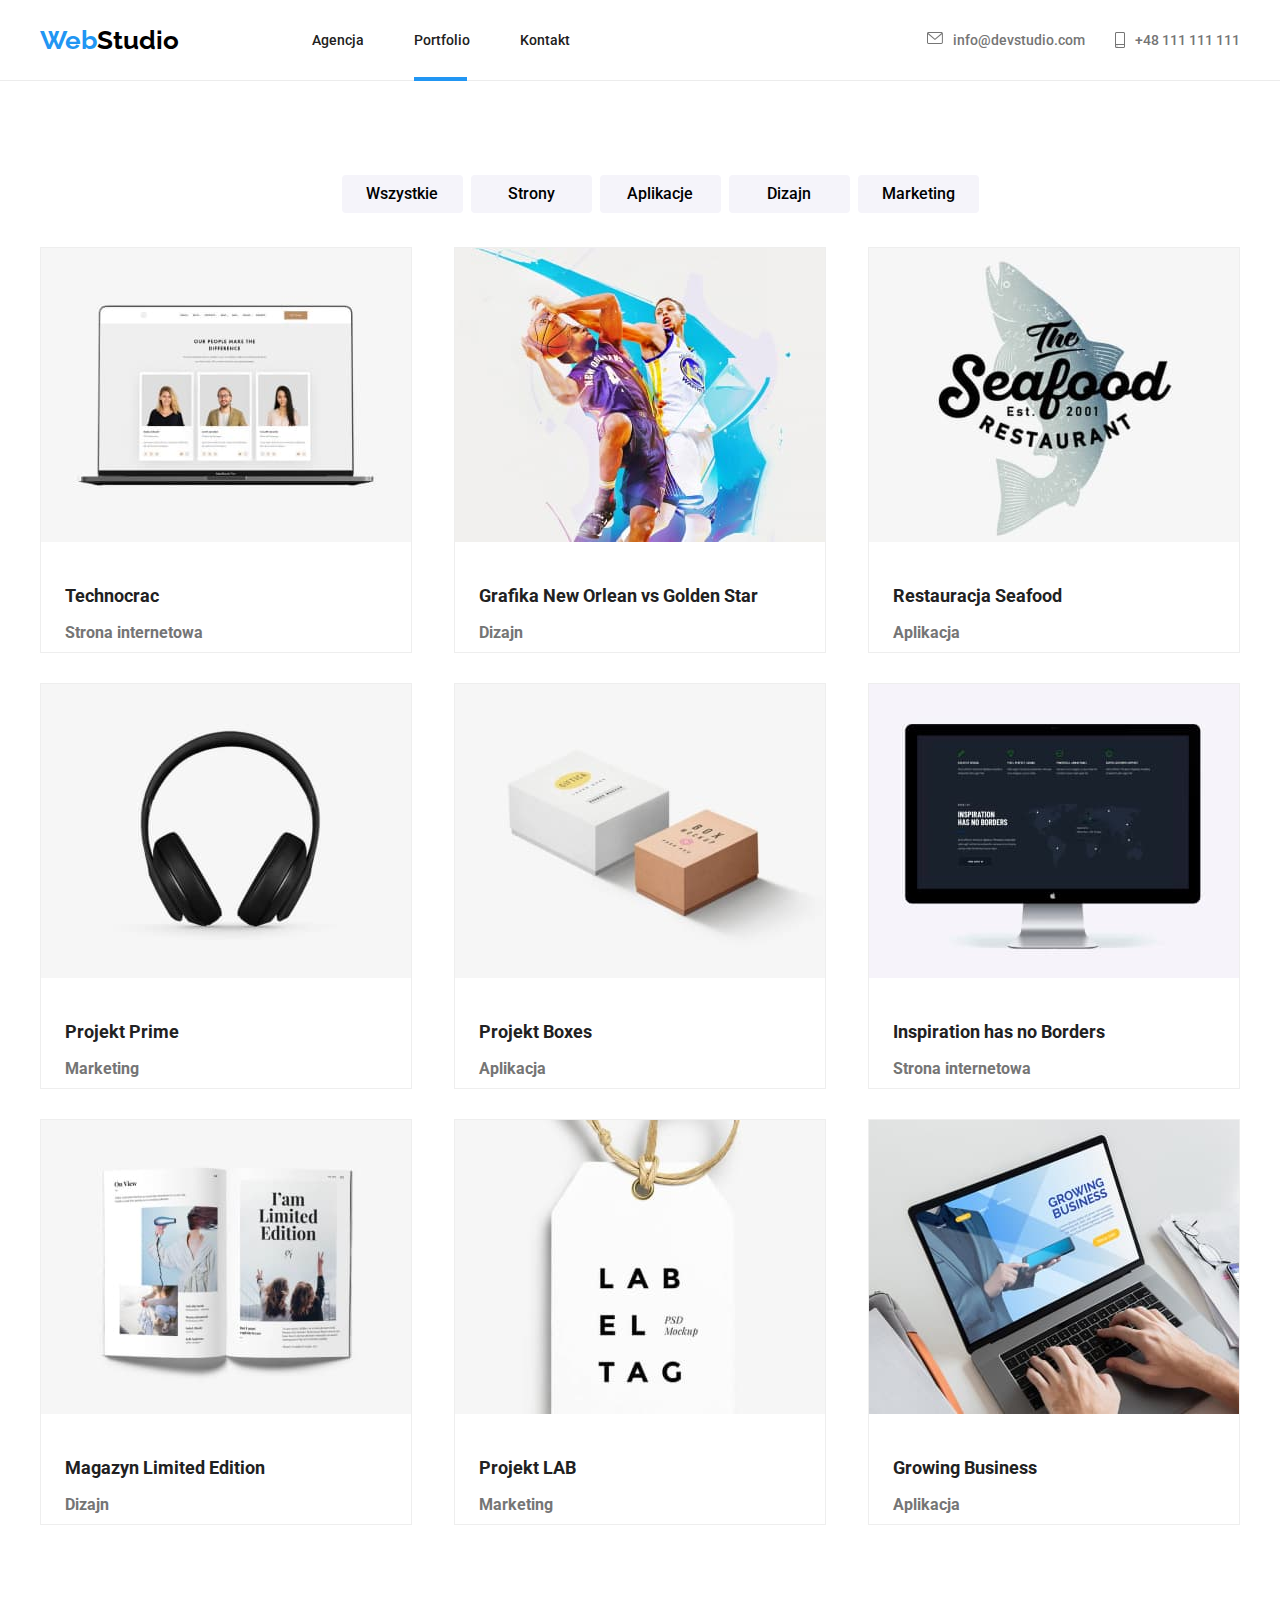
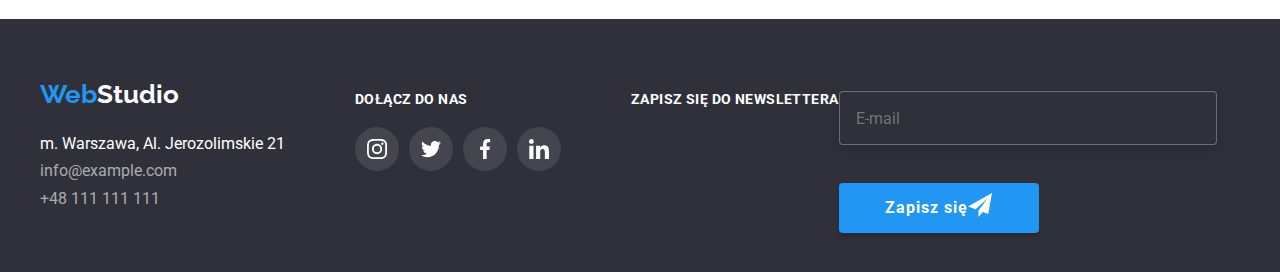
<file: portfolio.html>
<!DOCTYPE html>
<html lang="pl">
  <head>
    <meta charset="UTF-8" />
    <meta http-equiv="X-UA-Compatible" content="IE=edge" />
    <meta name="viewport" content="width=device-width, initial-scale=1.0" />
    <title>Studio</title>
    <link rel="preconnect" href="https://fonts.googleapis.com" />
    <link rel="preconnect" href="https://fonts.gstatic.com" crossorigin />
    <link
      href="https://fonts.googleapis.com/css2?family=Raleway:wght@700&family=Roboto:wght@400;500;700;900&display=swap"
      rel="stylesheet"
    />
    <style>
      body {
        font-family: "Roboto", san-serif;
        color: #212121;
      }
    </style>
    <link rel="stylesheet" href="./css/normalize.css" />
    <link rel="stylesheet" href="./css/styles.css" />
  </head>
  <body>
    <header class="menu">
      <div class="container">
        <div class="menu-buttons">
          <div class="nav-menu">
            <a class="logo" href="index.html"
              ><span class="color-logo">Web</span>Studio</a
            >
            <nav>
              <ul class="nav-buttons">
                <li><a class="menu-link" href="index.html">Agencja</a></li>
                <li>
                  <a class="menu-link" href="portfolio.html">Portfolio</a>
                  <div class="underline"></div>
                </li>
                <li><a class="menu-link" href="">Kontakt</a></li>
              </ul>
            </nav>
          </div>
          <div class="contacts">
            <a class="menu-contact" href="mailto:info@example.com"
              ><svg class="envelope" width="16px" height="12px">
                <use href="./images/icons.svg#icon-envelope"></use>
              </svg>
              info@devstudio.com
            </a>
            <a class="menu-contact" href="tel:+48111111111">
              <svg class="smartphone" width="10px" height="16px">
                <use href="./images/icons.svg#icon-smartphone"></use>
              </svg>
              +48 111 111 111</a
            >
          </div>
        </div>
      </div>
    </header>
    <main>
      <section class="section">
        <div class="container">
          <ul class="project-buttons">
            <li>
              <button class="buttons" type="button">Wszystkie</button>
            </li>
            <li>
              <button class="buttons" type="button">Strony</button>
            </li>
            <li>
              <button class="buttons" type="button">Aplikacje</button>
            </li>
            <li>
              <button class="buttons" type="button">Dizajn</button>
            </li>
            <li>
              <button class="buttons" type="button">Marketing</button>
            </li>
          </ul>
        </div>
        <div class="container">
          <ul class="projects">
            <li>
              <figure class="project-border">
                <div class="animation">
                  <img
                    src="./images/img8.jpg"
                    alt="laptop screen with pictures of people"
                    width="370"
                    height="294"
                  />
                  <div class="cover">
                    <p class="cover-text">
                      Technocrack jest popularną platformą wykorzystywaną do
                      rozpowszechniania koronawirusa. Firmy wykorzystują tę
                      platformę do celów szpiegowskich i ataków na
                      niezabezpieczone serwery konkurencji
                    </p>
                  </div>
                </div>
                <figcaption class="project-title">
                  Technocrac<br /><span class="project-type">
                    Strona internetowa
                  </span>
                </figcaption>
              </figure>
            </li>
            <li>
              <figure class="project-border">
                <div class="animation">
                  <img
                    src="./images/img9.jpg"
                    alt="basketball players"
                    width="370"
                    height="294"
                  />
                  <div class="cover">
                    <p class="cover-text">
                      Technocrack jest popularną platformą wykorzystywaną do
                      rozpowszechniania koronawirusa. Firmy wykorzystują tę
                      platformę do celów szpiegowskich i ataków na
                      niezabezpieczone serwery konkurencji
                    </p>
                  </div>
                </div>
                <figcaption class="project-title">
                  Grafika New Orlean vs Golden Star<br /><span
                    class="project-type"
                    >Dizajn</span
                  >
                </figcaption>
              </figure>
            </li>
            <li>
              <figure class="project-border">
                <div class="animation">
                  <img
                    src="./images/img10.jpg"
                    alt="restaurant logo"
                    width="370"
                    height="294"
                  />
                  <div class="cover">
                    <p class="cover-text">
                      Technocrack jest popularną platformą wykorzystywaną do
                      rozpowszechniania koronawirusa. Firmy wykorzystują tę
                      platformę do celów szpiegowskich i ataków na
                      niezabezpieczone serwery konkurencji
                    </p>
                  </div>
                </div>
                <figcaption class="project-title">
                  Restauracja Seafood<br /><span class="project-type"
                    >Aplikacja</span
                  >
                </figcaption>
              </figure>
            </li>
            <li>
              <figure class="project-border">
                <div class="animation">
                  <img
                    src="./images/img11.jpg"
                    alt="headphones"
                    width="370"
                    height="294"
                  />
                  <div class="cover">
                    <p class="cover-text">
                      Technocrack jest popularną platformą wykorzystywaną do
                      rozpowszechniania koronawirusa. Firmy wykorzystują tę
                      platformę do celów szpiegowskich i ataków na
                      niezabezpieczone serwery konkurencji
                    </p>
                  </div>
                </div>
                <figcaption class="project-title">
                  Projekt Prime<br /><span class="project-type">Marketing</span>
                </figcaption>
              </figure>
            </li>
            <li>
              <figure class="project-border">
                <div class="animation">
                  <img
                    src="./images/img12.jpg"
                    alt="two boxes"
                    width="370"
                    height="294"
                  />
                  <div class="cover">
                    <p class="cover-text">
                      Technocrack jest popularną platformą wykorzystywaną do
                      rozpowszechniania koronawirusa. Firmy wykorzystują tę
                      platformę do celów szpiegowskich i ataków na
                      niezabezpieczone serwery konkurencji
                    </p>
                  </div>
                </div>
                <figcaption class="project-title">
                  Projekt Boxes<br /><span class="project-type">Aplikacja</span>
                </figcaption>
              </figure>
            </li>
            <li>
              <figure class="project-border">
                <div class="animation">
                  <img
                    src="./images/img13.jpg"
                    alt="booklet"
                    width="370"
                    height="294"
                  />
                  <div class="cover">
                    <p class="cover-text">
                      Technocrack jest popularną platformą wykorzystywaną do
                      rozpowszechniania koronawirusa. Firmy wykorzystują tę
                      platformę do celów szpiegowskich i ataków na
                      niezabezpieczone serwery konkurencji
                    </p>
                  </div>
                </div>
                <figcaption class="project-title">
                  Inspiration has no Borders<br /><span class="project-type"
                    >Strona internetowa</span
                  >
                </figcaption>
              </figure>
            </li>
            <li>
              <figure class="project-border">
                <div class="animation">
                  <img
                    src="./images/img14.jpg"
                    alt="label"
                    width="370"
                    height="294"
                  />
                  <div class="cover">
                    <p class="cover-text">
                      Technocrack jest popularną platformą wykorzystywaną do
                      rozpowszechniania koronawirusa. Firmy wykorzystują tę
                      platformę do celów szpiegowskich i ataków na
                      niezabezpieczone serwery konkurencji
                    </p>
                  </div>
                </div>
                <figcaption class="project-title">
                  Magazyn Limited Edition<br /><span class="project-type"
                    >Dizajn</span
                  >
                </figcaption>
              </figure>
            </li>
            <li>
              <figure class="project-border">
                <div class="animation">
                  <img
                    src="./images/img15.jpg"
                    alt="hands on laptop keyboard"
                    width="370"
                    height="294"
                  />
                  <div class="cover">
                    <p class="cover-text">
                      Technocrack jest popularną platformą wykorzystywaną do
                      rozpowszechniania koronawirusa. Firmy wykorzystują tę
                      platformę do celów szpiegowskich i ataków na
                      niezabezpieczone serwery konkurencji
                    </p>
                  </div>
                </div>
                <figcaption class="project-title">
                  Projekt LAB<br /><span class="project-type">Marketing</span>
                </figcaption>
              </figure>
            </li>
            <li>
              <figure class="project-border">
                <div class="animation">
                  <img
                    src="./images/img16.jpg"
                    alt="workplace with computers"
                    width="370"
                    height="294"
                  />
                  <div class="cover">
                    <p class="cover-text">
                      Technocrack jest popularną platformą wykorzystywaną do
                      rozpowszechniania koronawirusa. Firmy wykorzystują tę
                      platformę do celów szpiegowskich i ataków na
                      niezabezpieczone serwery konkurencji
                    </p>
                  </div>
                </div>
                <figcaption class="project-title">
                  Growing Business<br /><span class="project-type"
                    >Aplikacja</span
                  >
                </figcaption>
              </figure>
            </li>
          </ul>
        </div>
      </section>
    </main>
    <footer class="footer-background">
      <div class="container">
        <div class="footer-columns">
          <div class="footer-address">
            <div class="footer-logo">
              <a class="footer-logo" href=""
                ><span class="color-logo">Web</span>Studio</a
              ><br />
            </div>
            <ul class="footer-contacts">
              <li class="footer-contact-address">
                m. Warszawa, Al. Jerozolimskie 21
              </li>
              <li>
                <a class="footer-link" href="mailto:info@example.com"
                  >info@example.com</a
                >
              </li>
              <li>
                <a class="footer-link" href="tel:+48111111111"
                  >+48 111 111 111</a
                >
              </li>
            </ul>
          </div>
          <div class="footer-social">
            <h5 class="social-header">DOŁĄCZ DO NAS</h5>
            <ul class="footer-icon-group">
              <li class="footer-icons">
                <a href="#">
                  <svg class="footer-icon" width="20" height="20">
                    <use href="./images/icons.svg#icon-instagram-2"></use>
                  </svg>
                </a>
              </li>
              <li class="footer-icons">
                <a href="#">
                  <svg class="footer-icon" width="20" height="20">
                    <use href="./images/icons.svg#icon-twitter-1"></use>
                  </svg>
                </a>
              </li>
              <li class="footer-icons">
                <a href="#">
                  <svg class="footer-icon" width="20" height="20">
                    <use href="./images/icons.svg#icon-facebook-1"></use>
                  </svg>
                </a>
              </li>
              <li class="footer-icons">
                <a href="#">
                  <svg class="footer-icon" width="20" height="20">
                    <use href="./images/icons.svg#icon-linkedin-1"></use>
                  </svg>
                </a>
              </li>
            </ul>
          </div>
          <div>
            <form class="footer-newsletter">
              <label for="newsletter"
                ><p class="newsletter-header">
                  ZAPISZ SIĘ DO NEWSLETTERA
                </p></label
              >
              <div>
                <input
                  class="newsletter-label"
                  id="newsletter"
                  type="email"
                  placeholder="E-mail"
                />
                <button type="submit" class="submit-button-2">
                  <div class="submit-button-2-style">
                    Zapisz się
                    <svg width="24px" height="24" class="send-icon">
                      <use href="./images/icons.svg#icon-icon-send"></use>
                    </svg>
                  </div>
                </button>
              </div>
            </form>
          </div>
        </div>
      </div>
    </footer>
  </body>
</html>
</file>
<file: css/styles.css>
a {
  text-decoration: none;
}
li {
  list-style-type: none;
}
section {
  padding-top: 94px;
  padding-bottom: 94px;
}
h1 {
  font-weight: 900;
  font-size: 44px;
  line-height: 1.36;
  text-align: center;
  letter-spacing: 0.06em;
  text-transform: uppercase;
  width: 696px;
  margin: 0 auto;
  margin-bottom: 30px;
  color: #ffffff;
}
.h1-button {
  background: #2196f3;
  font-size: 16px;
  font-weight: 700;
  line-height: 1.88;
  color: #ffffff;
  box-shadow: 0px 4px 4px rgba(0, 0, 0, 0.15);
  border-radius: 4px;
  border-style: none;
  width: 200px;
  height: 50px;
  margin-right: auto;
  margin-left: auto;
}
.h1-button:hover {
  cursor: pointer;
}
.buttons {
  background: #f5f4fa;
  font-size: 16px;
  font-weight: 500;
  line-height: 1.63;
  width: 121px;
  height: 38px;
  left: 961px;
  top: 174px;
  border-radius: 4px;
  border-style: none;
  transition-property: background-color, color, box-shadow;
  transition-duration: 250ms;
  transition-timing-function: cubic-bezier(0.4, 0, 0.2, 1);
}
.buttons:hover,
.buttons:focus {
  background-color: #2196f3;
  color: #ffffff;
  cursor: pointer;
  box-shadow: 0px 3px 1px rgba(0, 0, 0, 0.1), 0px 1px 2px rgba(0, 0, 0, 0.08),
    0px 2px 2px rgba(0, 0, 0, 0.12);
  border-radius: 4px;
}
.logo {
  font-family: "Raleway";
  font-weight: 700;
  font-size: 26px;
  line-height: 1.19;
  color: #000000;
  padding-right: 93px;
}
.color-logo {
  color: #2196f3;
}
.menu {
  border-bottom: 1px solid #ececec;
  display: flex;
  align-items: center;
  height: 80px;
}
.menu-buttons {
  display: flex;
  justify-content: space-between;
}
.nav-menu {
  display: flex;
  justify-content: space-between;
  align-items: center;
}
.nav-buttons {
  display: flex;
  gap: 50px;
}
.contacts {
  display: flex;
  align-items: center;
}
.menu-link {
  font-size: 14px;
  font-weight: 500;
  line-height: 1.17;
  color: #212121;
  transition-property: color;
  transition-duration: 250ms;
  transition-timing-function: cubic-bezier(0.4, 0, 0.2, 1);
}
.menu-link:hover,
.menu-link:focus,
.menu-contact:hover,
.menu-contact:focus {
  color: #2196f3;
}
.menu-contact:hover svg {
  fill: #2196f3;
}
.contacts {
  display: flex;
  gap: 30px;
}
.menu-contact {
  font-size: 14px;
  font-weight: 500;
  line-height: 1.17;
  color: #757575;
  display: flex;
  gap: 10px;
  transition-property: color;
  transition-duration: 250ms;
  transition-timing-function: cubic-bezier(0.4, 0, 0.2, 1);
}
.heading {
  font-size: 36px;
  font-weight: 700;
  line-height: 1.17;
  text-align: center;
  margin-top: 94px;
  margin-bottom: 50px;
}
.heading-team {
  font-size: 36px;
  font-weight: 700;
  line-height: 1.17;
  background: #f5f4fa;
}
.heading-team-title,
.heading-clients {
  font-size: 36px;
  font-weight: 700;
  line-height: 1.17;
  text-align: center;
  margin-bottom: 50px;
}
.team-card {
  font-size: 16px;
  font-weight: 500;
  line-height: 2;
  text-align: center;
  padding-top: 15px;
}
.team-position {
  font-size: 16px;
  line-height: 1.88;
  color: #757575;
}
.image-backgroud {
  background: #ffffff;
  width: 270px;
  height: 428px;
  left: 215px;
  top: 1635px;
  box-shadow: 0px 1px 3px rgba(0, 0, 0, 0.12), 0px 1px 1px rgba(0, 0, 0, 0.14),
    0px 2px 1px rgba(0, 0, 0, 0.2);
  border-radius: 0px 0px 4px 4px;
}
.footer-logo {
  font-family: "Raleway";
  font-weight: 700;
  font-size: 26px;
  line-height: 1.19;
  color: #ffffff;
  padding-top: 60px;
}
.footer-background {
  background: #2f303a 40%;
}
.footer-contact-address {
  line-height: 1.71;
  color: #ffffff;
  padding-top: 20px;
}
.footer-link {
  line-height: 1.71;
  color: rgba(255, 255, 255, 0.6);
  transition-property: color;
  transition-duration: 250ms;
  transition-timing-function: cubic-bezier(0.4, 0, 0.2, 1);
}
.footer-link:hover,
.footer-link:focus {
  color: #2196f3;
}
.advantages {
  font-size: 16px;
  font-weight: 700;
  line-height: 1.17;
  margin-bottom: 10px;
  margin-top: 55px;
}
.advantages-text {
  font-size: 14px;
  line-height: 1.71;
  color: #757575;
}
.project-title {
  font-weight: 700;
  font-size: 18px;
  line-height: 2;
  padding-left: 24px;
}
.project-type {
  color: #757575;
  font-size: 16px;
  line-height: 1.88;
}
.project-border {
  width: 370px;
  height: 404px;
  left: 1015px;
  top: 1130px;
  border: 1px solid #eeeeee;
  display: flex;
  flex-wrap: wrap;
  gap: 30px;
  justify-content: space-between;
  transition-property: box-shadow;
  transition-duration: 250ms;
  transition-timing-function: cubic-bezier(0.4, 0, 0.2, 1);
}
.project-border:hover,
.project-border:focus {
  box-shadow: 0px 1px 1px rgba(0, 0, 0, 0.12), 0px 4px 4px rgba(0, 0, 0, 0.06),
    1px 4px 6px rgba(0, 0, 0, 0.16);
  cursor: pointer;
}
.container {
  width: 1200px;
  margin: 0 auto;
}
.section {
  padding-top: 94px;
  padding-bottom: 94px;
}
.solution-background {
  background-image: url(/goit-markup-hw-04/images/img0.jpg);
  padding-top: 200px;
  padding-bottom: 200px;
  background-color: #2f303a;
  background-position: center;
  background-size: cover;
  max-width: 1600px;
  max-height: 600px;
  margin-left: auto;
  margin-right: auto;
  text-align: center;
  box-shadow: inset 0 0 0 2000px rgba(47, 48, 58, 0.4);
}
.lorem {
  display: flex;
  gap: 30px;
  padding: 0;
  justify-content: space-between;
}
.team {
  display: flex;
  gap: 30px;
  padding: 0;
  justify-content: space-between;
}
.occupation {
  display: flex;
  gap: 30px;
  padding: 0px;
  margin: 0 auto;
  justify-content: space-between;
  height: 100%;
}
.project-buttons {
  display: flex;
  margin-bottom: 34px;
  justify-content: center;
  gap: 8px;
}
.projects {
  display: flex;
  flex-wrap: wrap;
  gap: 30px;
  padding: 0;
  margin: 0 auto;
  justify-content: space-between;
}
.footer-contacts {
  margin: 0 auto;
  padding: 0 0 60px 0;
}
.clients {
  display: flex;
  gap: 30px;
  padding: 0;
  justify-content: space-between;
}
.clients-background {
  border: 1px solid #afb1b8;
  border-radius: 4px;
  width: 170px;
  height: 92px;
}
.client-icons {
  fill: #afb1b8;
  transition-property: fill;
  transition-duration: 250ms;
  transition-timing-function: cubic-bezier(0.4, 0, 0.2, 1);
}
.client-icons:hover,
.client-icons:focus {
  fill: #2196f3;
  cursor: pointer;
}
.clients-background:hover,
.clients-background:focus {
  border: 1px solid #2196f3;
}
.social-icons-group {
  display: flex;
  align-items: center;
  justify-content: space-between;
  gap: 10px;
  margin-left: 32px;
  margin-right: 32px;
  margin-bottom: 30px;
  padding: 0;
  padding-top: 15px;
}
.social-icons-background {
  width: 44px;
  height: 44px;
  border-radius: 50%;
  transition-property: background-color;
  transition-duration: 250ms;
  transition-timing-function: cubic-bezier(0.4, 0, 0.2, 1);
}
.social-icon {
  fill: #afb1b8;
  margin: 12px;
  transition-property: fill;
  transition-duration: 250ms;
  transition-timing-function: cubic-bezier(0.4, 0, 0.2, 1);
}
.social-icon:hover,
.social-icon:focus {
  fill: #ffffff;
}
.social-icons-background:hover,
.social-icons-background:focus {
  background-color: #2196f3;
}
.social-icons-background:hover .social-icon {
  fill: #ffffff;
}
.social-icons-background:focus .social-icon {
  fill: #ffffff;
}
.lorem-icons-backgroud {
  background: #f5f4fa;
  border-radius: 4px;
}
.lorem-icons {
  display: flex;
  gap: 30px;
  padding: 25px 102.34px;
}
.footer-columns {
  display: flex;
}
.footer-social {
  width: 206px;
  height: 80px;
  margin-top: 72px;
  margin-left: 70px;
}
.social-header,
.newsletter-header {
  color: #ffffff;
  font-size: 14px;
  font-weight: 700;
  line-height: 16px;
  letter-spacing: 0.03em;
  text-align: left;
  margin-top: 0;
  margin-bottom: 20px;
}
.test {
  display: flex;
}
.footer-icon-group {
  display: flex;
  justify-content: space-between;
  gap: 10px;
  padding: 0;
  margin-top: 20px;
}
.footer-icons {
  background-color: rgba(255, 255, 255, 0.1);
  width: 44px;
  height: 44px;
  border-radius: 50%;
  transition-property: background-color;
  transition-duration: 250ms;
  transition-timing-function: cubic-bezier(0.4, 0, 0.2, 1);
}
.footer-icon {
  fill: #ffffff;
  margin: 12px;
}
.footer-icons:hover,
.footer-icons:focus {
  background-color: #2196f3;
}
.footer-newsletter {
  margin-top: 72px;
  margin-left: 70px;
  display: flex;
}
.newsletter-label {
  width: 358px;
  height: 50px;
  left: 815px;
  top: 2787px;
  border: 1px solid rgba(255, 255, 255, 0.3);
  filter: drop-shadow(0px 4px 4px rgba(0, 0, 0, 0.15));
  border-radius: 4px;
  background: #2f303a;
  padding-left: 16px;
  margin-right: 12px;
  outline: rgba(255, 255, 255, 0.3);
  color: #ffffff;
}
.send-icon {
  fill: #ffffff;
}
.envelope {
  fill: #757575;
}
.smartphone {
  fill: #757575;
}
.backdrop {
  position: fixed;
  left: 0;
  top: 0;
  width: 100%;
  height: 100%;
  background-color: rgba(0, 0, 0, 0.2);
  display: flex;
  justify-content: center;
  align-items: center;
  transition-property: visibility, transform;
  transition-duration: 250ms;
  transition-timing-function: cubic-bezier(0.4, 0, 0.2, 1);
}
.is-hidden {
  pointer-events: none;
  visibility: hidden;
  transform: rotate(180deg);
}
.close-button {
  position: absolute;
  top: 8px;
  right: 8px;
  width: 30px;
  height: 30px;
  background-color: #ffffff;
  border: 1px solid rgba(0, 0, 0, 0.1);
  border-radius: 50%;
  cursor: pointer;
}
.close-icon {
  position: relative;
  top: 3px;
  height: 17px;
  width: 17px;
}
.modal {
  position: absolute;
  width: 528px;
  top: 221px;
  background: #ffffff;
  box-shadow: 0px 1px 3px rgba(0, 0, 0, 0.12), 0px 1px 1px rgba(0, 0, 0, 0.14),
    0px 2px 1px rgba(0, 0, 0, 0.2);
  border-radius: 4px;
  display: block;
}
.label-background {
  position: absolute;
  height: 70px;
  width: 100%;
  background: rgba(47, 48, 58, 0.8);
  bottom: 0;
}
.label {
  position: relative;
}
.label-text {
  position: relative;
  display: flex;
  justify-content: center;
  color: #ffffff;
  font-weight: 700;
  font-size: 14px;
  line-height: 16px;
  margin-top: 27px;
  letter-spacing: 0.03em;
}
.underline {
  position: relative;
  top: 28px;
  border-radius: 2px;
  background: #2196f3;
}
.underline::after {
  content: "";
  position: absolute;
  left: 0;
  display: block;
  width: 53px;
  height: 4px;
  background-color: #2196f3;
}
.img-cover {
  transition-property: bacground-color;
}
.animation {
  position: relative;
  overflow: hidden;
}
.cover {
  position: absolute;
  top: 0;
  left: 0;
  width: 100%;
  height: 100%;
  padding: 49px 45px 49px 24px;
  transition-property: backgroud-color, transform;
  transition-duration: 250ms;
  transition-timing-function: cubic-bezier(0.4, 0, 0.2, 1);
  transform: translateY(100%);
}
.cover-text {
  font-size: 18px;
  line-height: 28px;
  letter-spacing: 0.03em;
  color: #ffffff;
  width: 301px;
  height: 196px;
}
.project-border:hover .cover,
.project-border:focus .cover {
  transform: translateY(0);
  background-color: rgba(33, 150, 243, 0.9);
}
.img {
  height: 100%;
}
.form-style {
  display: flex;
  flex-direction: column;
  margin: 40px;
  align-items: center;
}
h3 {
  font-size: 20px;
  line-height: 23px;
  text-align: center;
  letter-spacing: 0.03em;
  text-align: center;
  letter-spacing: 0.03em;
  margin-bottom: 2px;
}
.form-style {
  box-sizing: border-box;
}
.form-box {
  position: relative;
  width: 448px;
}
.input-icon {
  position: absolute;
  top: 14px;
  bottom: 14px;
  left: 15px;
  fill: #212121;
}
.input-style {
  position: relative;
  transition-property: fill;
  transition-duration: 250ms;
  transition-timing-function: cubic-bezier(0.4, 0, 0.2, 1);
}
.label-box {
  width: 448px;
  height: 40px;
  border: 1px solid rgba(33, 33, 33, 0.2);
  border-radius: 4px;
  display: block;
  box-sizing: border-box;
  padding-left: 42px;
  transition-property: border;
  transition-duration: 250ms;
  transition-timing-function: cubic-bezier(0.4, 0, 0.2, 1);
  outline: #2196f3;
}
.label-box:hover,
.label-box:focus {
  border: 1px solid #2196f3;
}
.input-style:hover svg,
.input-style:focus-within svg {
  fill: #2196f3;
}
.label-style {
  font-size: 12px;
  line-height: 14px;
  color: #757575;
  display: flex;
  margin-top: 10px;
  margin-bottom: 4px;
}
.textarea-style:hover,
.textarea-style:focus {
  border: 1px solid #2196f3;
}
.textarea-style {
  width: 448px;
  height: 120px;
  background-color: inherit;
  border: 1px solid rgba(33, 33, 33, 0.2);
  border-radius: 4px;
  resize: none;
  display: block;
  box-sizing: border-box;
  padding-top: 12px;
  padding-left: 16px;
  font-size: 12px;
  line-height: 14px;
  color: rgba(117, 117, 117, 0.5);
  transition-property: border;
  transition-duration: 250ms;
  transition-timing-function: cubic-bezier(0.4, 0, 0.2, 1);
  outline: #2196f3;
}
.submit-button-1 {
  position: relative;
  width: 200px;
  height: 50px;
  background: #2196f3;
  box-shadow: 0px 4px 4px rgba(0, 0, 0, 0.15);
  border-radius: 4px;
  color: #ffffff;
  border-style: none;
  cursor: pointer;
  font-weight: 700;
  font-size: 16px;
  line-height: 30px;
  align-items: center;
  text-align: center;
  letter-spacing: 0.06em;
  color: #ffffff;
}
.submit-button-2 {
  position: relative;
  width: 200px;
  height: 50px;
  background: #2196f3;
  box-shadow: 0px 4px 4px rgba(0, 0, 0, 0.15);
  border-radius: 4px;
  color: #ffffff;
  border-style: none;
  cursor: pointer;
  font-weight: 700;
  font-size: 16px;
  line-height: 30px;
  align-items: center;
  text-align: center;
  letter-spacing: 0.06em;
  color: #ffffff;
  display: flex;
  justify-content: space-evenly;
  margin-top: 38px;
}

.submit-button-2-style {
  display: flex;
  justify-content: space-evenly;
}
.checkbox-label {
  margin-top: 20px;
  margin-bottom: 30px;
  font-weight: 400;
  font-size: 14px;
  line-height: 24px;
  letter-spacing: 0.03em;
  color: #757575;
  align-items: center;
  position: relative;
  cursor: pointer;
  display: flex;
  width: 100%;
  justify-content: space-between;
}
.checkbox-input {
  appearance: none;
  width: 16px;
  height: 15px;
  background: #ffffff;
  box-shadow: 0px 1px 3px rgba(0, 0, 0, 0.12), 0px 1px 1px rgba(0, 0, 0, 0.14),
    0px 2px 1px #00000033;
  border-radius: 4px;
  border: 2px solid #212121;
}
.checkbox-icon {
  position: absolute;
  fill: #ffffff;
  border-radius: 2px;
  visibility: hidden;
  transition-property: background-color, visibility;
  transition-duration: 250ms;
  transition-timing-function: cubic-bezier(0.4, 0, 0.2, 1);
}
.checkbox-input:checked + .checkbox-icon {
  visibility: visible;
  background-color: #2196f3;
}
.checkbox-style {
  display: flex;
  align-items: center;
  width: 100%;
}

.link {
  text-decoration: underline;
  color: #2196f3;
}
</file>
